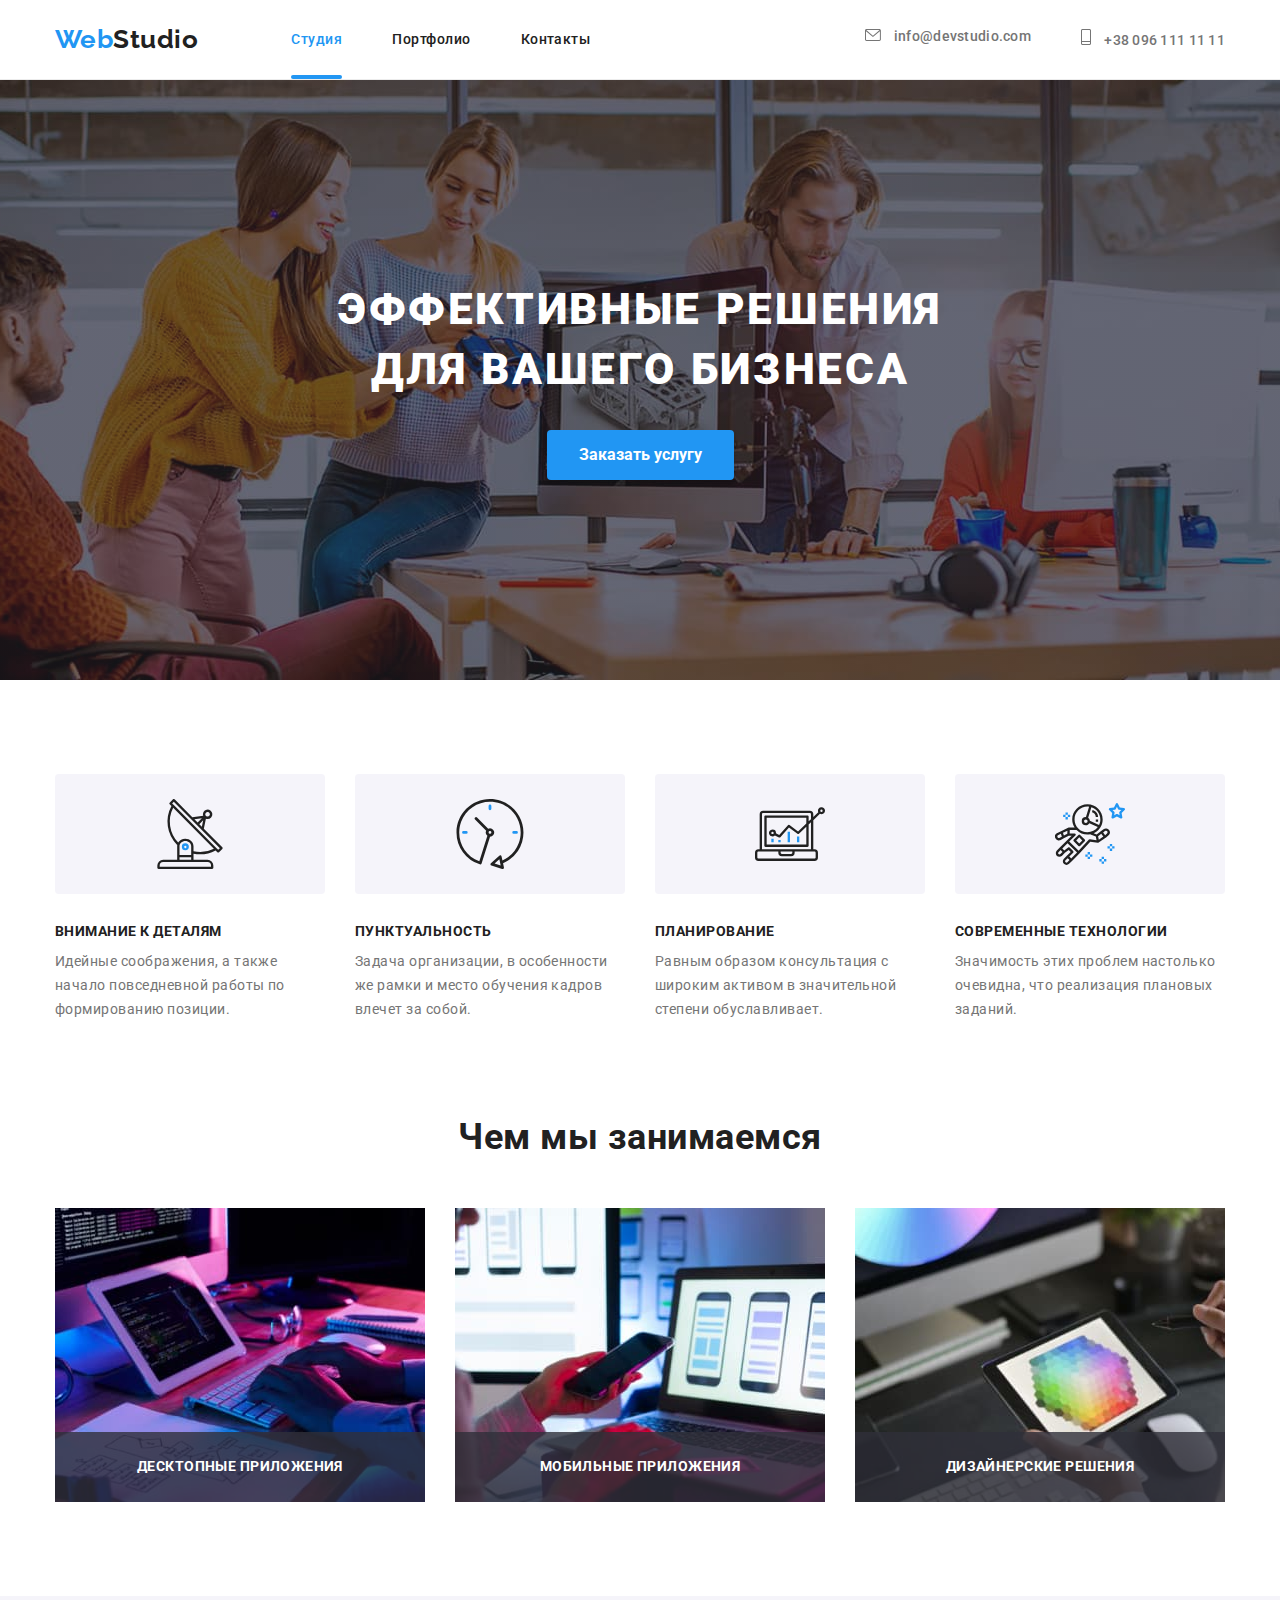
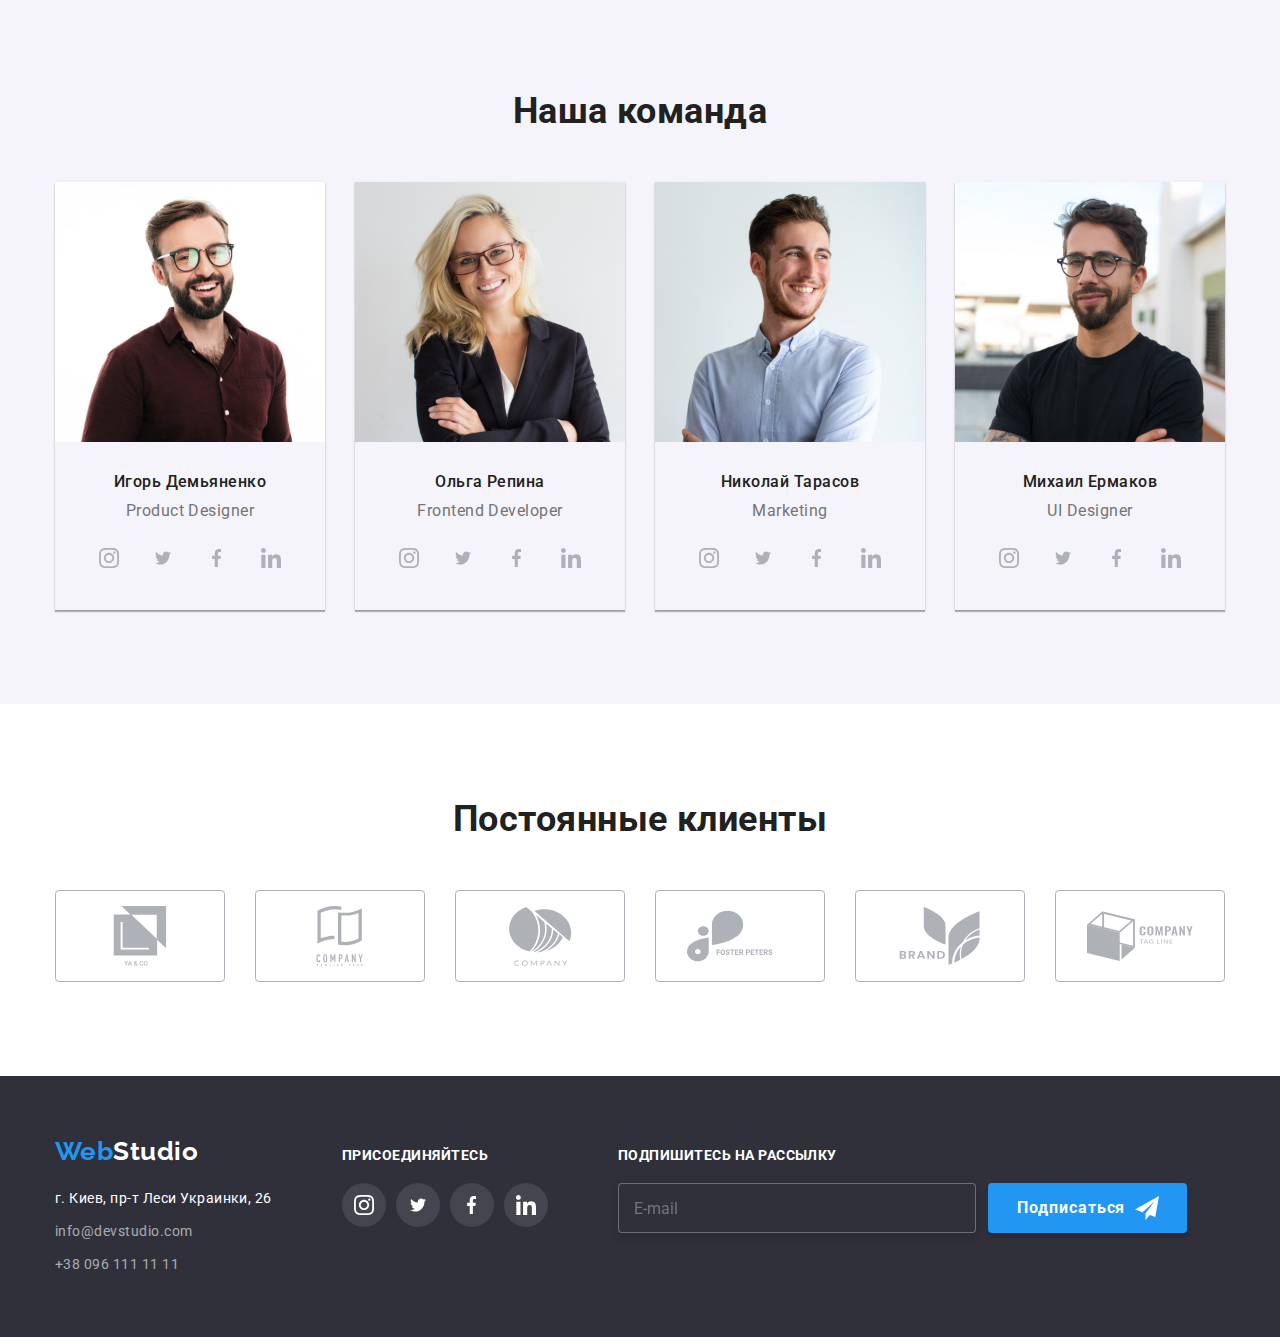
<file: index.html>
<!DOCTYPE html>
<html lang="ru">
  <head>
    <meta charset="UTF-8" />
    <meta http-equiv="X-UA-Compatible" content="IE=edge" />
    <meta name="viewport" content="width=device-width, initial-scale=1.0" />
    <title>Студия</title>
    <link rel="preconnect" href="https://fonts.googleapis.com" />
    <link rel="preconnect" href="https://fonts.gstatic.com" crossorigin />
    <link
      href="https://fonts.googleapis.com/css2?family=Raleway:wght@700&family=Roboto:wght@400;500;700;900&display=swap"
      rel="stylesheet"
    />
    <link
      rel="stylesheet"
      href="https://cdnjs.cloudflare.com/ajax/libs/modern-normalize/1.1.0/modern-normalize.min.css"
    />
    <link rel="stylesheet" href="./css/styles.css" />
  </head>

  <body>
    <!--главный блок навигации-->
    <!--Header-->

    <header class="header">
      <div class="container">
        <a href="" class="logo"><span class="logo-accent">Web</span>Studio</a>

        <nav class="site-nav">
          <ul class="header-list list">
            <li class="header-link">
              <a href="./index.html" class="link current">Студия</a>
            </li>
            <li class="header-link">
              <a href="./portfolio.html" class="link">Портфолио</a>
            </li>
            <li class="header-link">
              <a href="" class="link">Контакты</a>
            </li>
          </ul>
        </nav>

        <!--Contact list-->
        <ul class="contact list">
          <li class="contact-item">
            <a href="mailto:info@devstudio.com" class="link">
              <svg class="envelope-icon" width="16" height="12">
                <use href="./images/icons.svg#icon-envelope"></use>
              </svg>
              info@devstudio.com
            </a>
          </li>
          <li class="contact-item">
            <a href="tel:+380961111111" class="link">
              <svg class="envelope-icon" width="10" height="16">
                <use href="./images/icons.svg#icon-telephone"></use>
              </svg>
              +38 096 111 11 11
            </a>
          </li>
        </ul>
      </div>
    </header>

    <!-- hero -->
    <main>
      <section class="hero">
        <div class="container hero-overlay">
          <h1 class="hero-title">Эффективные решения для вашего бизнеса</h1>
          <button type="button" class="hero-button" data-modal-open>
            Заказать услугу
          </button>
        </div>
      </section>

      <!-- Features -->
      <section class="features">
        <!--to hide h2-->
        <h2 style="display: none">Наши особенности</h2>
        <div class="container">
          <ul class="features-list list">
            <li class="features-item feature-icon feature-icon--satelite">
              <h3 class="features-title">Внимание к деталям</h3>
              <p class="features-text">
                Идейные соображения, а также начало повседневной работы по
                формированию позиции.
              </p>
            </li>

            <li class="features-item feature-icon feature-icon--clock">
              <h3 class="features-title">Пунктуальность</h3>
              <p class="features-text">
                Задача организации, в особенности же рамки и место обучения
                кадров влечет за собой.
              </p>
            </li>

            <li class="features-item feature-icon feature-icon--diagram">
              <h3 class="features-title">Планирование</h3>
              <p class="features-text">
                Равным образом консультация с широким активом в значительной
                степени обуславливает.
              </p>
            </li>

            <li class="features-item feature-icon feature-icon--astrounaut">
              <h3 class="features-title">Современные технологии</h3>
              <p class="features-text">
                Значимость этих проблем настолько очевидна, что реализация
                плановых заданий.
              </p>
            </li>
          </ul>
        </div>
      </section>

      <!-- Photos -->
      <section class="section">
        <div class="container">
          <h2 class="section-title">Чем мы занимаемся</h2>

          <ul class="cards-list list">
            <li class="card-item">
              <div class="card-top-wrap">
                <img
                  src="./images/img_1.jpg"
                  alt="Работа на компьютере"
                  width="370"
                />
                <p class="card-top-text">десктопные приложения</p>
              </div>
            </li>
            <li class="card-item">
              <div class="card-top-wrap">
                <img
                  src="./images/img_2.jpg"
                  alt="Работа на компьютере и телефоне"
                  width="370"
                />
                <p class="card-top-text">Мобильные приложения</p>
              </div>
            </li>
            <li class="card-item">
              <div class="card-top-wrap">
                <img
                  src="./images/img_3.jpg"
                  alt="Работа на компьютере и планшете"
                  width="370"
                />
                <p class="card-top-text">Дизайнерские решения</p>
              </div>
            </li>
          </ul>
        </div>
      </section>

      <!--Our team-->
      <section class="team section">
        <div class="container">
          <h2 class="section-title">Наша команда</h2>
          <ul class="team-member-list list">
            <li class="team-member-item">
              <img
                class="member-photo"
                src="./images/img_product_designer.jpg"
                alt="Product Designer"
                width="270"
              />
              <div class="member-info">
                <h3 class="team-member-name">Игорь Демьяненко</h3>
                <p lang="en" class="team-member-position">Product Designer</p>

                <ul class="soc-list list">
                  <li class="soc-item">
                    <a href="" class="soc-link">
                      <svg class="icon" width="20" height="20">
                        <use href="./images/icons.svg#icon-instagram"></use>
                      </svg>
                    </a>
                  </li>
                  <li class="soc-item">
                    <a href="" class="soc-link">
                      <svg class="icon" width="16.25" height="20">
                        <use href="./images/icons.svg#icon-twitter"></use>
                      </svg>
                    </a>
                  </li>
                  <li class="soc-item">
                    <a href="" class="soc-link">
                      <svg class="icon" width="10" height="20">
                        <use href="./images/icons.svg#icon-facebook"></use>
                      </svg>
                    </a>
                  </li>

                  <li class="soc-item">
                    <a href="" class="soc-link">
                      <svg class="icon" width="20" height="20">
                        <use href="./images/icons.svg#icon-linkedin"></use>
                      </svg>
                    </a>
                  </li>
                </ul>
              </div>
            </li>
            <li class="team-member-item">
              <img
                class="member-photo"
                src="./images/img_frontend_developer.jpg"
                alt="Frontend Developer"
                width="270"
              />
              <div class="member-info">
                <h3 class="team-member-name">Ольга Репина</h3>
                <p lang="en" class="team-member-position">Frontend Developer</p>

                <ul class="soc-list list">
                  <li class="soc-item">
                    <a href="" class="soc-link">
                      <svg class="icon" width="20" height="20">
                        <use href="./images/icons.svg#icon-instagram"></use>
                      </svg>
                    </a>
                  </li>
                  <li class="soc-item">
                    <a href="" class="soc-link">
                      <svg class="icon" width="16.25" height="20">
                        <use href="./images/icons.svg#icon-twitter"></use>
                      </svg>
                    </a>
                  </li>
                  <li class="soc-item">
                    <a href="" class="soc-link">
                      <svg class="icon" width="10" height="20">
                        <use href="./images/icons.svg#icon-facebook"></use>
                      </svg>
                    </a>
                  </li>
                  <li class="soc-item">
                    <a href="" class="soc-link">
                      <svg class="icon" width="20" height="20">
                        <use href="./images/icons.svg#icon-linkedin"></use>
                      </svg>
                    </a>
                  </li>
                </ul>
              </div>
            </li>
            <li class="team-member-item">
              <img
                class="member-photo"
                src="./images/img_marketing.jpg"
                alt="Marketing"
                width="270"
              />
              <div class="member-info">
                <h3 class="team-member-name">Николай Тарасов</h3>
                <p lang="en" class="team-member-position">Marketing</p>
                <ul class="soc-list list">
                  <li class="soc-item">
                    <a href="" class="soc-link">
                      <svg class="icon" width="20" height="20">
                        <use href="./images/icons.svg#icon-instagram"></use>
                      </svg>
                    </a>
                  </li>
                  <li class="soc-item">
                    <a href="" class="soc-link">
                      <svg class="icon" width="16.25" height="20">
                        <use href="./images/icons.svg#icon-twitter"></use>
                      </svg>
                    </a>
                  </li>

                  <li class="soc-item">
                    <a href="" class="soc-link">
                      <svg class="icon" width="10" height="20">
                        <use href="./images/icons.svg#icon-facebook"></use>
                      </svg>
                    </a>
                  </li>
                  <li class="soc-item">
                    <a href="" class="soc-link">
                      <svg class="icon" width="20" height="20">
                        <use href="./images/icons.svg#icon-linkedin"></use>
                      </svg>
                    </a>
                  </li>
                </ul>
              </div>
            </li>

            <li class="team-member-item">
              <img
                class="member-photo"
                src="./images/img_ui_designer.jpg"
                alt="UI Designer"
                width="270"
              />
              <div class="member-info">
                <h3 class="team-member-name">Михаил Ермаков</h3>
                <p lang="en" class="team-member-position">UI Designer</p>
                <ul class="soc-list list">
                  <li class="soc-item">
                    <a href="" class="soc-link">
                      <svg class="icon" width="20" height="20">
                        <use href="./images/icons.svg#icon-instagram"></use>
                      </svg>
                    </a>
                  </li>
                  <li class="soc-item">
                    <a href="" class="soc-link">
                      <svg class="icon" width="16.25" height="20">
                        <use href="./images/icons.svg#icon-twitter"></use>
                      </svg>
                    </a>
                  </li>
                  <li class="soc-item">
                    <a href="" class="soc-link">
                      <svg class="icon" width="10" height="20">
                        <use href="./images/icons.svg#icon-facebook"></use>
                      </svg>
                    </a>
                  </li>
                  <li class="soc-item">
                    <a href="" class="soc-link">
                      <svg class="icon" width="20" height="20">
                        <use href="./images/icons.svg#icon-linkedin"></use>
                      </svg>
                    </a>
                  </li>
                </ul>
              </div>
            </li>
          </ul>
        </div>
      </section>

      <!--Our clients-->
      <section class="clients section">
        <div class="container">
          <h2 class="section-title">Постоянные клиенты</h2>
          <ul class="clients-list list">
            <li class="client-item">
              <a class="clients-logo" href="">
                <svg class="clients-icon" width="106" height="60">
                  <use href="./images/icons.svg#icon-client1"></use>
                </svg>
              </a>
            </li>
            <li class="client-item">
              <a class="clients-logo" href="">
                <svg class="clients-icon" width="106" height="60">
                  <use href="./images/icons.svg#icon-client2"></use>
                </svg>
              </a>
            </li>
            <li class="client-item">
              <a class="clients-logo" href="">
                <svg class="clients-icon" width="106" height="60">
                  <use href="./images/icons.svg#icon-client3"></use>
                </svg>
              </a>
            </li>
            <li class="client-item">
              <a class="clients-logo" href="">
                <svg class="clients-icon" width="106" height="60">
                  <use href="./images/icons.svg#icon-client4"></use>
                </svg>
              </a>
            </li>
            <li class="client-item">
              <a class="clients-logo" href="">
                <svg class="clients-icon" width="106" height="60">
                  <use href="./images/icons.svg#icon-client5"></use>
                </svg>
              </a>
            </li>
            <li class="client-item">
              <a class="clients-logo" href="">
                <svg class="clients-icon" width="106" height="60">
                  <use href="./images/icons.svg#icon-client6"></use>
                </svg>
              </a>
            </li>
          </ul>
        </div>
      </section>
    </main>

    <!-- Footer -->
    <footer class="footer">
      <div class="container">
        <div class="ft-contact-wrapper">
          <a href="" class="logo">
            <span class="logo-accent">Web</span>Studio
          </a>
          <!-- Footer contacts -->
          <address class="address">г. Киев, пр-т Леси Украинки, 26</address>

          <ul class="ft-contact list">
            <li class="ft-contact-item">
              <a href="mailto:info@devstudio.com" class="link">
                info@devstudio.com
              </a>
            </li>
            <li class="ft-contact-item">
              <a href="tel:+380961111111" class="link">+38 096 111 11 11</a>
            </li>
          </ul>
        </div>
        <div class="footer-social">
          <h2 class="footer-title">присоединяйтесь</h2>
          <ul class="soc-list list">
            <li class="soc-item">
              <a href="" class="soc-link">
                <svg class="icon" width="20" height="20">
                  <use href="./images/icons.svg#icon-instagram"></use>
                </svg>
              </a>
            </li>
            <li class="soc-item">
              <a href="" class="soc-link">
                <svg class="icon" width="16.25" height="20">
                  <use href="./images/icons.svg#icon-twitter"></use>
                </svg>
              </a>
            </li>

            <li class="soc-item">
              <a href="" class="soc-link">
                <svg class="icon" width="10" height="20">
                  <use href="./images/icons.svg#icon-facebook"></use>
                </svg>
              </a>
            </li>
            <li class="soc-item">
              <a href="" class="soc-link">
                <svg class="icon" width="20" height="20">
                  <use href="./images/icons.svg#icon-linkedin"></use>
                </svg>
              </a>
            </li>
          </ul>
        </div>
        <!-- -------------------------Footer-form---------------------------- -->
        <div class="footer-social">
          <h2 class="footer-title">подпишитесь на рассылку</h2>
          <form class="footer-form">
            <div class="ft-form-field">
              <input
                class="ft-form-input"
                type="email"
                name="email"
                id="email"
                placeholder="E-mail"
              />
            </div>
            <button class="form-button ft-btn" type="submit">
              Подписаться
              <svg class="ft-form-icon" width="24" height="24">
                <use href="./images/icons.svg#icon-send"></use>
              </svg>
            </button>
          </form>
        </div>
      </div>
    </footer>

    <!-- Modal window -->
    <div class="backdrop is-hidden" data-modal>
      <div class="modal">
        <button type="button" class="close-btn" data-modal-close>
          <svg class="icon-close" width="18" height="18">
            <use href="./images/icons.svg#icon-close"></use>
          </svg>
        </button>

        <p class="form-title">Оставьте свои данные, мы вам перезвоним</p>
        <form>
          <div class="form-field">
            <label class="form-label" for="user-name">Имя</label>
            <div class="input-wrap">
              <input
                class="form-input"
                type="text"
                name="user-name"
                id="user-name"
              />

              <svg class="form-icon" width="18" height="18">
                <use href="./images/icons.svg#person-black"></use>
              </svg>
            </div>
          </div>

          <div class="form-field">
            <label class="form-label" for="user-tel">Телефон</label>
            <div class="input-wrap">
              <input
                class="form-input"
                type="tel"
                name="user-tel"
                id="user-tel"
              />
              <svg class="form-icon" width="18" height="18">
                <use href="./images/icons.svg#phone-black"></use>
              </svg>
            </div>
          </div>

          <div class="form-field">
            <label class="form-label" for="user-email">Почта</label>
            <div class="input-wrap">
              <input
                class="form-input"
                type="email"
                name="user-email"
                id="user-email"
              />
              <svg class="form-icon" width="18" height="18">
                <use href="./images/icons.svg#email-black"></use>
              </svg>
            </div>
          </div>

          <div class="form-field">
            <label class="form-label" for="user-comment">Комментарий</label>
            <textarea
              class="comment"
              name="user-comment"
              id="user-comment"
              placeholder="Введите текст"
            ></textarea>
          </div>

          <div class="agreement-box">
            <input
              type="checkbox"
              name="agreement"
              value="agreement"
              id="agreement"
              class="form-check visually-hidden"
            />
            <label for="agreement" class="form-label check-text">
              Соглашаюсь с рассылкой и принимаю&#160;
              <a class="form-agreement-link" href="#">Условия договора</a>
            </label>
          </div>

          <button class="form-button" type="submit">Отправить</button>
        </form>
      </div>
    </div>
    <script src="./js/modal.js"></script>
  </body>
</html>
</file>
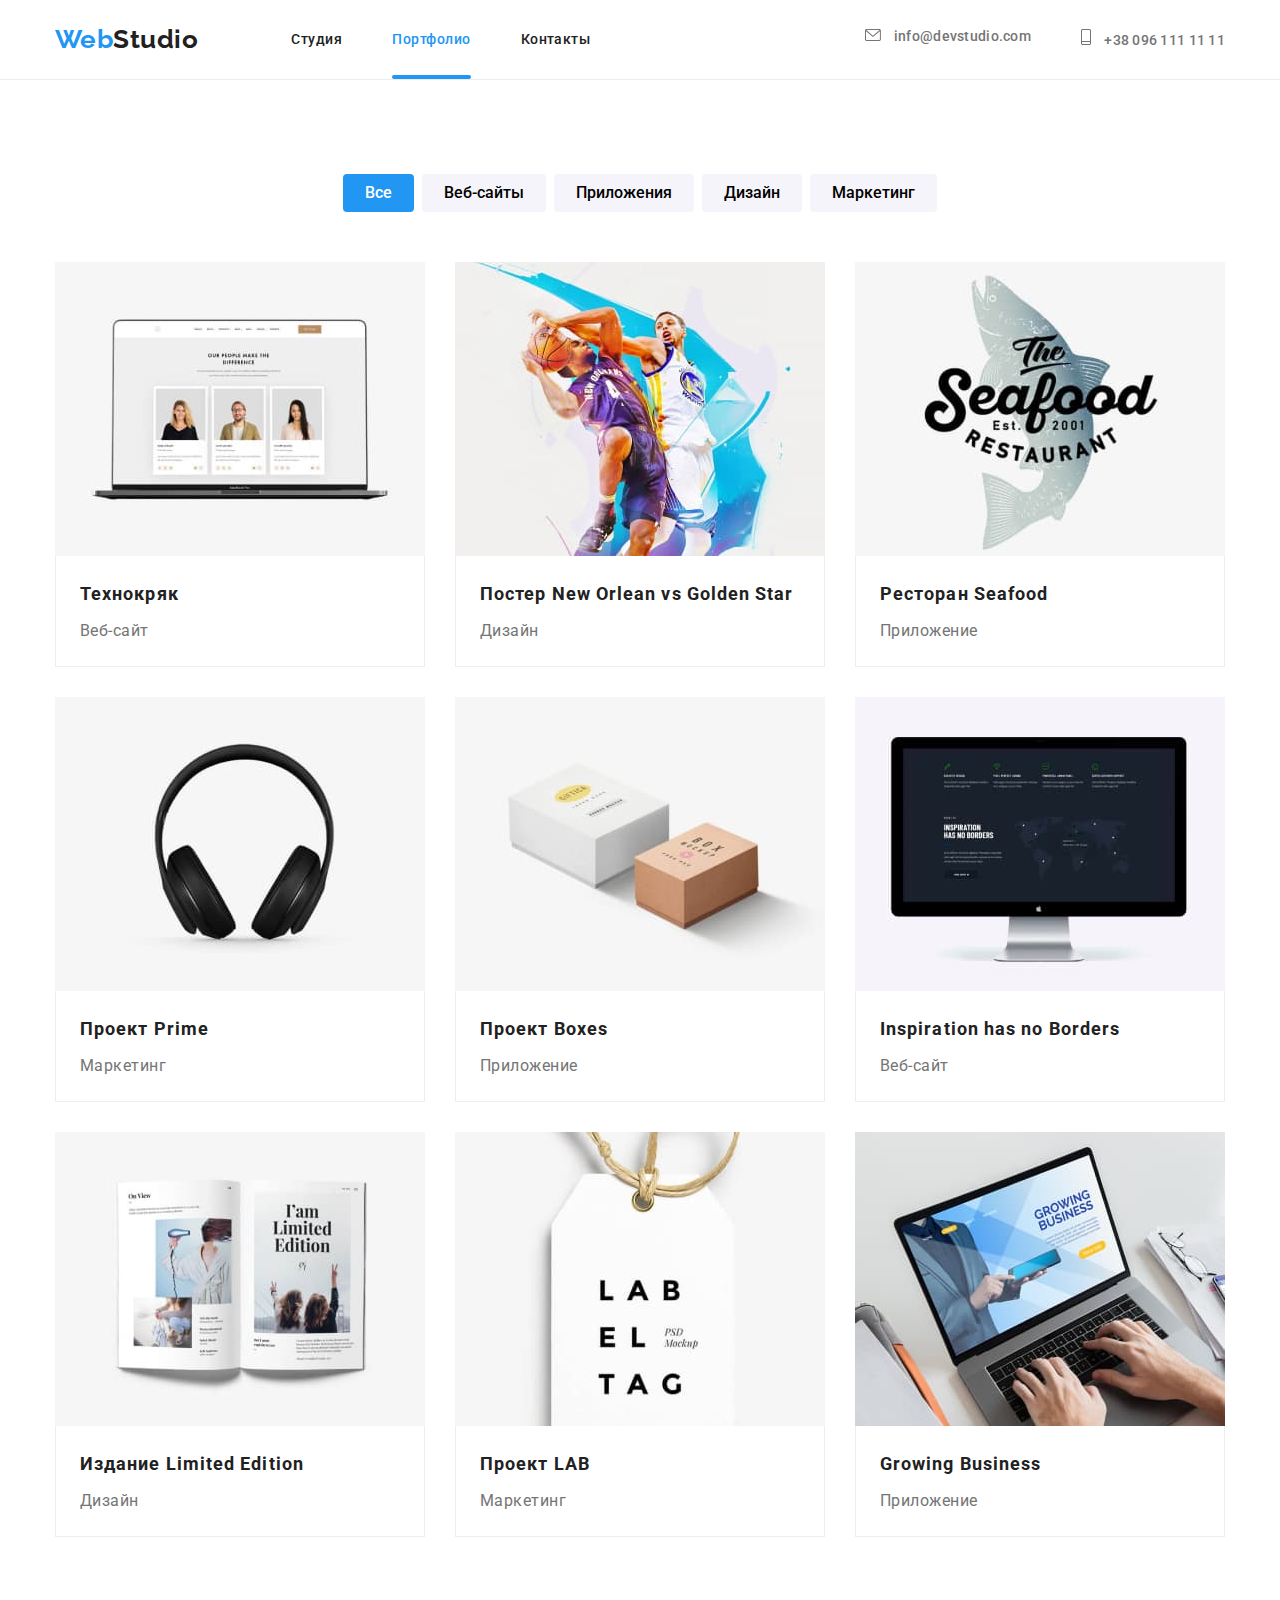
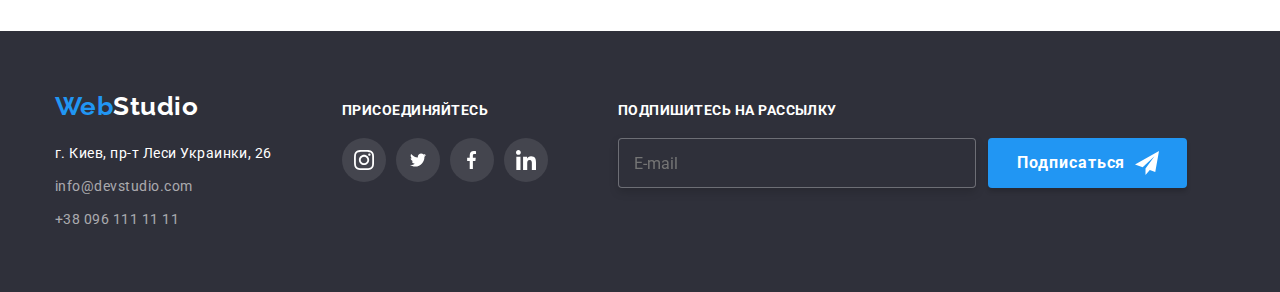
<file: portfolio.html>
<!DOCTYPE html>
<html lang="ru">
  <head>
    <meta charset="UTF-8" />
    <meta http-equiv="X-UA-Compatible" content="IE=edge" />
    <meta name="viewport" content="width=device-width, initial-scale=1.0" />
    <title>Портфолио</title>
    <link rel="preconnect" href="https://fonts.googleapis.com" />
    <link rel="preconnect" href="https://fonts.gstatic.com" crossorigin />
    <link
      href="https://fonts.googleapis.com/css2?family=Raleway:wght@700&family=Roboto:wght@400;500;700;900&display=swap"
      rel="stylesheet"
    />
    <link
      rel="stylesheet"
      href="https://cdnjs.cloudflare.com/ajax/libs/modern-normalize/1.1.0/modern-normalize.min.css"
    />
    <link rel="stylesheet" href="./css/styles.css" />
  </head>
  <body>
    <!--главный блок навигации-->
    <!--Header-->

    <header class="header">
      <div class="container">
        <a href="" class="logo"><span class="logo-accent">Web</span>Studio</a>

        <nav class="site-nav">
          <ul class="header-list list">
            <li class="header-link">
              <a href="./index.html" class="link">Студия</a>
            </li>
            <li class="header-link">
              <a href="./portfolio.html" class="link current">Портфолио</a>
            </li>
            <li class="header-link">
              <a href="" class="link">Контакты</a>
            </li>
          </ul>
        </nav>
        <!--Contact list-->
        <ul class="contact list">
          <li class="contact-item">
            <a href="mailto:info@devstudio.com" class="link">
              <svg class="envelope-icon" width="16" height="12">
                <use href="./images/icons.svg#icon-envelope"></use>
              </svg>
              info@devstudio.com
            </a>
          </li>
          <li class="contact-item">
            <a href="tel:+380961111111" class="link">
              <svg class="envelope-icon" width="10" height="16">
                <use href="./images/icons.svg#icon-telephone"></use>
              </svg>
              +38 096 111 11 11
            </a>
          </li>
        </ul>
      </div>
    </header>

    <!-- Filters -->

    <main>
      <!--to hide h1-->
      <h1 style="display: none">Портфолио</h1>

      <!-- Projects -->
      <section class="section">
        <div class="container">
          <ul class="filter-list list">
            <li class="list-item">
              <button type="button" class="button current">Все</button>
            </li>
            <li class="list-item">
              <button type="button" class="button">Веб-сайты</button>
            </li>
            <li class="list-item">
              <button type="button" class="button">Приложения</button>
            </li>
            <li class="list-item">
              <button type="button" class="button">Дизайн</button>
            </li>
            <li class="list-item">
              <button type="button" class="button">Маркетинг</button>
            </li>
          </ul>

          <ul class="project-list list">
            <li class="project">
              <a href="" class="project-link">
                <div class="project-top-wrap">
                  <img
                    src="./images/technokryak.jpg"
                    alt="Технокряк"
                    class="project-photo"
                    width="370"
                  />
                  <p class="project-top-text">
                    Ресурс предлагает комплексные предложения с разным уровнем
                    функционала и сервисов. Все это позволит посетителю получить
                    исчерпывающие сведения о компании или частном лице.
                  </p>
                </div>
                <div class="project-info">
                  <h2 class="project-title">Технокряк</h2>
                  <p class="project-item">Веб-сайт</p>
                </div>
              </a>
            </li>

            <li class="project">
              <a href="" class="project-link">
                <div class="project-top-wrap">
                  <img
                    src="./images/poster.jpg"
                    alt="Постер New Orlean vs Golden Star"
                    class="project-photo"
                    width="370"
                  />
                  <p class="project-top-text">
                    Ресурс предлагает комплексные предложения с разным уровнем
                    функционала и сервисов. Все это позволит посетителю получить
                    исчерпывающие сведения о компании или частном лице.
                  </p>
                </div>

                <div class="project-info">
                  <h2 class="project-title">
                    Постер New Orlean vs Golden Star
                  </h2>
                  <p class="project-item">Дизайн</p>
                </div>
              </a>
            </li>

            <li class="project">
              <a href="" class="project-link">
                <div class="project-top-wrap">
                  <img
                    src="./images/restaurant.jpg"
                    alt="Ресторан Seafood"
                    class="project-photo"
                    width="370"
                  />
                  <p class="project-top-text">
                    Ресурс предлагает комплексные предложения с разным уровнем
                    функционала и сервисов. Все это позволит посетителю получить
                    исчерпывающие сведения о компании или частном лице.
                  </p>
                </div>
                <div class="project-info">
                  <h2 class="project-title">Ресторан Seafood</h2>
                  <p class="project-item">Приложение</p>
                </div>
              </a>
            </li>

            <li class="project">
              <a href="" class="project-link">
                <div class="project-top-wrap">
                  <img
                    src="./images/project_prime.jpg"
                    alt="Проект Prime"
                    class="project-photo"
                    width="370"
                  />
                  <p class="project-top-text">
                    Ресурс предлагает комплексные предложения с разным уровнем
                    функционала и сервисов. Все это позволит посетителю получить
                    исчерпывающие сведения о компании или частном лице.
                  </p>
                </div>
                <div class="project-info">
                  <h2 class="project-title">Проект Prime</h2>
                  <p class="project-item">Маркетинг</p>
                </div>
              </a>
            </li>

            <li class="project">
              <a href="" class="project-link">
                <div class="project-top-wrap">
                  <img
                    src="./images/project_boxes.jpg"
                    alt="Проект Boxes"
                    class="project-photo"
                    width="370"
                  />
                  <p class="project-top-text">
                    Ресурс предлагает комплексные предложения с разным уровнем
                    функционала и сервисов. Все это позволит посетителю получить
                    исчерпывающие сведения о компании или частном лице.
                  </p>
                </div>
                <div class="project-info">
                  <h2 class="project-title">Проект Boxes</h2>
                  <p class="project-item">Приложение</p>
                </div>
              </a>
            </li>

            <li class="project">
              <a href="" class="project-link">
                <div class="project-top-wrap">
                  <img
                    src="./images/inspiration.jpg"
                    alt="Inspiration has no Borders"
                    class="project-photo"
                    width="370"
                  />
                  <p class="project-top-text">
                    Ресурс предлагает комплексные предложения с разным уровнем
                    функционала и сервисов. Все это позволит посетителю получить
                    исчерпывающие сведения о компании или частном лице.
                  </p>
                </div>
                <div class="project-info">
                  <h2 lang="en" class="project-title">
                    Inspiration has no Borders
                  </h2>
                  <p class="project-item">Веб-сайт</p>
                </div>
              </a>
            </li>

            <li class="project">
              <a href="" class="project-link">
                <div class="project-top-wrap">
                  <img
                    src="./images/limited_edition.jpg"
                    alt="Издание Limited Edition"
                    class="project-photo"
                    width="370"
                  />
                  <p class="project-top-text">
                    Ресурс предлагает комплексные предложения с разным уровнем
                    функционала и сервисов. Все это позволит посетителю получить
                    исчерпывающие сведения о компании или частном лице.
                  </p>
                </div>
                <div class="project-info">
                  <h2 class="project-title">Издание Limited Edition</h2>
                  <p class="project-item">Дизайн</p>
                </div>
              </a>
            </li>

            <li class="project">
              <a href="" class="project-link">
                <div class="project-top-wrap">
                  <img
                    src="./images/project_lab.jpg"
                    alt="Проект LAB"
                    class="project-photo"
                    width="370"
                  />
                  <p class="project-top-text">
                    Ресурс предлагает комплексные предложения с разным уровнем
                    функционала и сервисов. Все это позволит посетителю получить
                    исчерпывающие сведения о компании или частном лице.
                  </p>
                </div>
                <div class="project-info">
                  <h2 class="project-title">Проект LAB</h2>
                  <p class="project-item">Маркетинг</p>
                </div>
              </a>
            </li>

            <li class="project">
              <a href="" class="project-link">
                <div class="project-top-wrap">
                  <img
                    src="./images/growing_business.jpg"
                    alt="Growing Business"
                    class="project-photo"
                    width="370"
                  />
                  <p class="project-top-text">
                    Ресурс предлагает комплексные предложения с разным уровнем
                    функционала и сервисов. Все это позволит посетителю получить
                    исчерпывающие сведения о компании или частном лице.
                  </p>
                </div>
                <div class="project-info">
                  <h2 lang="en" class="project-title">Growing Business</h2>
                  <p class="project-item">Приложение</p>
                </div>
              </a>
            </li>
          </ul>
        </div>
      </section>
    </main>

    <!-- Footer -->
    <footer class="footer">
      <div class="container">
        <div class="ft-contact-wrapper">
          <a href="" class="logo">
            <span class="logo-accent">Web</span>Studio
          </a>
          <!-- Footer contacts -->
          <address class="address">г. Киев, пр-т Леси Украинки, 26</address>

          <ul class="ft-contact list">
            <li class="ft-contact-item">
              <a href="mailto:info@devstudio.com" class="link">
                info@devstudio.com
              </a>
            </li>
            <li class="ft-contact-item">
              <a href="tel:+380961111111" class="link">+38 096 111 11 11</a>
            </li>
          </ul>
        </div>
        <div class="footer-social">
          <h2 class="footer-title">присоединяйтесь</h2>
          <ul class="soc-list list">
            <li class="soc-item">
              <a href="" class="soc-link">
                <svg class="icon" width="20" height="20">
                  <use href="./images/icons.svg#icon-instagram"></use>
                </svg>
              </a>
            </li>
            <li class="soc-item">
              <a href="" class="soc-link">
                <svg class="icon" width="16.25" height="20">
                  <use href="./images/icons.svg#icon-twitter"></use>
                </svg>
              </a>
            </li>

            <li class="soc-item">
              <a href="" class="soc-link">
                <svg class="icon" width="10" height="20">
                  <use href="./images/icons.svg#icon-facebook"></use>
                </svg>
              </a>
            </li>

            <li class="soc-item">
              <a href="" class="soc-link">
                <svg class="icon" width="20" height="20">
                  <use href="./images/icons.svg#icon-linkedin"></use>
                </svg>
              </a>
            </li>
          </ul>
        </div>
        <!-- -------------------------Footer-form---------------------------- -->
        <div class="footer-social">
          <h2 class="footer-title">подпишитесь на рассылку</h2>
          <form class="footer-form">
            <div class="ft-form-field">
              <input
                class="ft-form-input"
                type="email"
                name="email"
                id="email"
                placeholder="E-mail"
              />
            </div>
            <button class="form-button ft-btn" type="submit">
              Подписаться
              <svg class="ft-form-icon" width="24" height="24">
                <use href="./images/icons.svg#icon-send"></use>
              </svg>
            </button>
          </form>
        </div>
      </div>
    </footer>
  </body>
</html>
</file>
<file: css/styles.css>
:root {
  --primary-text-color: #212121;
  --secondary-text-color: #757575;
  --accent-color: #2196f3;
  --accent-background-color: #2196f3;
  --accent-white-color: #ffff;
}
html {
  box-sizing: border-box;
}
p,
h1,
h2,
h3 {
  margin: 0;
}
ul,
ol {
  margin: 0;
  padding-left: 0;
}

img {
  display: block;
}

body {
  color: var(--primary-text-color);
  font-family: "Roboto", sans-serif;
  letter-spacing: 0.03em;
  background-color: #fff;
}

.container {
  width: 1200px;
  margin: 0 auto;
  padding: 0 15px;
}
.section {
  padding: 94px 0;
}

/* to delete all markers */
.list {
  padding: 0;
  margin: 0;
  list-style: none;
}
/* Buttons */
.button {
  font-family: inherit;
  font-weight: 500;
  font-size: 16px;
  line-height: 1.63;
  background: #f5f4fa;
  border-radius: 4px;
  border: 1px transparent;
  cursor: pointer;
  padding: 6px 22px;
  transition: 250ms cubic-bezier(0.4, 0, 0.2, 1);
  transition-property: color, background-color, box-shadow;
}
button:focus,
button:hover {
  color: #fff;
  background-color: var(--accent-background-color);
}

/* all links style */
.link {
  font-weight: 500;
  font-size: 14px;
  line-height: 1.14;
  text-decoration: none;
  color: var(--primary-text-color);
  position: relative;
  transition: 250ms cubic-bezier(0.4, 0, 0.2, 1);
  transition-property: color;
}

/* header */
.header {
  border-bottom: 1px solid #ececec;
  padding: 24px 0;
}

.header .link.current {
  color: var(--accent-color);
}

.header .link.current::after {
  content: "";
  position: absolute;
  width: 100%;
  height: 4px;
  background-color: var(--accent-background-color);
  border-radius: 2px;
  left: 0;
  bottom: -32px;
}

.header .logo {
  margin-right: 93px;
}
.logo {
  font-family: "Raleway";
  font-weight: 700;
  font-size: 26px;
  line-height: 1.19;
  text-decoration: none;
  color: var(--primary-text-color);
}

.logo-accent {
  color: #2196f3;
}

.logo:hover,
.logo:focus {
  text-decoration-color: var(--accent-color);
}

.header .container {
  display: flex;
  align-items: center;
}

.header-list {
  display: flex;
  align-items: center;
}
.header-link:not(:last-child) {
  margin-right: 50px;
}

/* contacts section */
.envelope-icon {
  margin-right: 10px;
  fill: currentColor;
}
.telephone-icon {
  margin-right: 10px;
  fill: currentColor;
}
.contact {
  margin-left: auto;
  display: flex;
  justify-content: flex-end;
}
.contact-item {
  font-weight: 500;
  font-size: 14px;
  line-height: 1.14;
  letter-spacing: 0.02em;
  color: var(--secondary-text-color);
  transition: 250ms cubic-bezier(0.4, 0, 0.2, 1);
  transition-property: color;
}
.contact-item .link {
  color: var(--secondary-text-color);
}
.contact-item:not(:last-child) {
  margin-right: 50px;
}

/* Footer */
.footer {
  background-color: #2f303a;
  padding: 60px 0;
}

.footer .logo {
  color: var(--accent-white-color);
  margin-bottom: 20px;
  display: inline-block;
}
.address {
  font-style: normal;
  font-size: 14px;
  line-height: 1.71;
  color: var(--accent-white-color);
  margin-bottom: 9px;
}

.footer .link {
  font-size: 14px;
  line-height: 1.71;
  font-weight: inherit;
  color: rgba(255, 255, 255, 0.6);
}

.ft-contact-item:not(:last-child) {
  margin-bottom: 9px;
}
.footer-social {
  align-items: baseline;
  margin-left: 70px;
}

.footer-social .soc-link {
  background: rgba(255, 255, 255, 0.1);
  color: #ffffff;
}
.footer .container {
  display: flex;
  align-items: baseline;
}

.footer-title {
  margin-bottom: 20px;
  font-weight: 700;
  font-size: 14px;
  line-height: 16px;
  text-transform: uppercase;
  color: #ffffff;
}

/* ------------Portfolio.html------------ */

.filter-list .button.current {
  color: #fff;
  background-color: var(--accent-background-color);
}
.filter-list {
  display: flex;
  justify-content: center;
  margin-bottom: 50px;
}
.list-item:not(:last-child) {
  margin-right: 8px;
}
.list-item:hover,
.list-item:focus {
  box-shadow: 0px 3px 1px rgba(0, 0, 0, 0.1), 0px 1px 2px rgba(0, 0, 0, 0.08),
    0px 2px 2px rgba(0, 0, 0, 0.12);
}

/* Projects section */

.project {
  flex-basis: calc(100% / 3 - 30px);
  margin: 15px;
}
.project-link {
  text-decoration: none;
  transition: 250ms cubic-bezier(0.4, 0, 0.2, 1);
  transition-property: box-shadow;
}
.project-link:hover,
.project-link:focus {
  display: block;
  cursor: pointer;
  box-shadow: 0px 1px 1px rgba(0, 0, 0, 0.12), 0px 4px 4px rgba(0, 0, 0, 0.06),
    1px 4px 6px rgba(0, 0, 0, 0.16);
}
.project-list {
  display: flex;
  flex-wrap: wrap;
  margin: -15px;
}

.project-link:hover .project-top-text {
  transform: translateY(0);
  transition: transform 250ms cubic-bezier(0.4, 0, 0.2, 1);
}

.project-top-wrap {
  position: relative;
  overflow: hidden;
}
.project-top-text {
  position: absolute;
  top: 0;
  color: #ffffff;
  font-size: 18px;
  line-height: 1.55;
  text-align: left;
  padding: 63px 24px;
  height: 100%;
  background-color: rgba(33, 150, 243, 0.9);
  transform: translateY(100%);
  transition: transform 250ms cubic-bezier(0.4, 0, 0.2, 1);
}

.project-title {
  font-weight: 700;
  font-size: 18px;
  line-height: 2;
  letter-spacing: 0.06em;
  color: var(--primary-text-color);
  margin-bottom: 4px;
}
.project-item {
  color: var(--secondary-text-color);
  line-height: 1.88;
}
.project-info {
  border: 1px solid #eeeeee;
  border-top: none;
  padding: 20px 24px;
}

/*---------------Index.html-------------- */

/* hero */
.hero {
  background-color: #2f303a;
  background-image: linear-gradient(
      rgba(47, 48, 58, 0.4),
      rgba(47, 48, 58, 0.4)
    ),
    url(../images/hero-img.jpg);
  background-repeat: no-repeat;
  background-position: center;
  background-size: cover;
  max-width: 1600px;
  height: 600px;
  padding: 200px 0;
  text-align: center;
  margin: 0 auto;
}
.hero-title {
  width: 696px;
  font-weight: 900;
  font-size: 44px;
  line-height: 1.36;
  text-align: center;
  letter-spacing: 0.06em;
  text-transform: uppercase;
  color: #ffffff;
  margin-left: auto;
  margin-right: auto;
  margin-bottom: 30px;
}
.hero-button {
  font-family: inherit;
  font-weight: 700;
  font-size: 16px;
  line-height: 1.88;
  background: var(--accent-background-color);
  box-shadow: 0px 4px 4px rgba(0, 0, 0, 0.15);
  border-radius: 4px;
  color: var(--accent-white-color);
  padding: 10px 32px;
  border: none;
}
.hero-button:hover,
.hero-button:focus {
  background: #188ce8;
  cursor: pointer;
  transition-timing-function: cubic-bezier(0.1, 0.7, 1, 0.1);
  transition-duration: 250ms;
}

.card-top-wrap:hover .card-top-text {
  transform: translateY(0);
  transition-timing-function: cubic-bezier(0.1, 0.7, 1, 0.1);
  transition-duration: 250ms;
}
.card-top-wrap {
  position: relative;
  overflow: hidden;
}
.card-top-text {
  position: absolute;
  bottom: 0;
  color: #ffffff;
  font-weight: 700;
  font-size: 14px;
  line-height: 1.14;
  text-align: center;
  letter-spacing: 0.03em;
  text-transform: uppercase;

  width: 100%;
  padding: 27px 0;
  left: 0;
  background-color: rgba(47, 48, 58, 0.8);
}

/* Features */
.features {
  padding-top: 94px;
}
.features-list {
  padding-bottom: 0;
  display: flex;
  flex-wrap: wrap;
  margin: -15px;
}
.features-item {
  flex-basis: calc(100% / 4 - 30px);
  margin: 15px;
}
.features-title {
  font-weight: 700;
  font-size: 14px;
  line-height: 1.14;
  text-transform: uppercase;
  margin-bottom: 10px;
}
.features-text {
  font-size: 14px;
  line-height: 1.71;
  color: var(--secondary-text-color);
}
.section-title {
  font-weight: 700;
  font-size: 36px;
  line-height: 1.17;
  margin-bottom: 50px;
  text-align: center;
}

.feature-icon::before {
  content: "";
  margin-bottom: 30px;
  display: flex;
  height: 120px;
  background-color: #f5f4fa;
  background-repeat: no-repeat;
  background-position: center;
  border-radius: 4px;
  border: 1px solid transparent;
}

.feature-icon--satelite::before {
  content: "";
  background-image: url(../images/satelite.svg);
}

.feature-icon--clock::before {
  content: "";
  background-image: url(../images/clock.svg);
}

.feature-icon--diagram::before {
  content: "";
  background-image: url(../images/diagram.svg);
}

.feature-icon--astrounaut::before {
  content: "";
  background-image: url(../images/astronaut.svg);
}

.features-list,
.cards-list,
.team-member-list {
  display: flex;
  flex-wrap: wrap;
  margin: -15px;
}
.card-item {
  flex-basis: calc(100% / 3 - 30px);
  margin: 15px;
}

.team-member-list {
  display: flex;
  flex-wrap: wrap;
  margin: -15px;
}
.team-member-item {
  flex-basis: calc(100% / 4 - 30px);
  margin: 15px;
  text-align: center;
  box-shadow: 0px 1px 3px rgba(0, 0, 0, 0.12), 0px 1px 1px rgba(0, 0, 0, 0.14),
    0px 2px 1px rgba(0, 0, 0, 0.2);
}
.team {
  background-color: #f5f4fa;
}
.team-member-name {
  font-weight: 500;
  font-size: 16px;
  line-height: 19px;
  margin-bottom: 10px;
}
.team-member-position {
  line-height: 1.19;
  color: var(--secondary-text-color);
  margin-bottom: 16px;
}
.member-info {
  padding: 30px;
}
.link:hover,
.link:focus {
  color: var(--accent-color);
}

.soc-link {
  display: flex;
  align-items: center;
  justify-content: center;
  height: 44px;
  width: 44px;
  border-radius: 50%;
  color: #afb1b8;
  transition: 250ms cubic-bezier(0.4, 0, 0.2, 1);
  transition-property: background-color, color;
}

.soc-list {
  display: flex;
  justify-content: center;
}

.soc-item {
  height: 44px;
  width: 44px;
}
.soc-item:not(:last-child) {
  margin-right: 10px;
}
.soc-link:hover,
.soc-link:focus {
  cursor: pointer;
  color: var(--accent-white-color);
  background-color: var(--accent-background-color);
}
.icon {
  fill: currentColor;
}

/* Our clients */
.clients-list {
  display: flex;
  justify-content: center;
}
.clients-logo {
  display: flex;
  justify-content: center;
  align-items: center;
  width: 170px;
  height: 92px;
  border: 1px solid #afb1b8;
  border-radius: 4px;
  color: #afb1b8;
  transition: 250ms cubic-bezier(0.4, 0, 0.2, 1);
  transition-property: border-color, fill;
}

.client-item:not(:last-child) {
  margin-right: 30px;
}
.clients-logo:hover,
.clients-logo:focus {
  cursor: pointer;
  color: var(--accent-color);
  background-color: transparent;
  border-color: var(--accent-color);
}
.clients-icon {
  fill: currentColor;
}

/* Modal window */
.backdrop {
  width: 100%;
  height: 100%;
  background-color: rgba(0, 0, 0, 0.2);
  position: fixed;
  top: 0;
  transition: opacity 300ms, visibility 300ms;
}

.backdrop.is-hidden .modal {
  transform: translate(-50%, -50%) scale(0);
}
.modal {
  width: 528px;
  min-height: 581px;
  background-color: #ffffff;
  border-radius: 4px;
  position: absolute;
  top: 50%;
  left: 50%;
  transform: translate(-50%, -50%) scale(1);
  box-shadow: 0px 1px 3px rgba(0, 0, 0, 0.12), 0px 1px 1px rgba(0, 0, 0, 0.14),
    0px 2px 1px rgba(0, 0, 0, 0.2);
  border-radius: 4px;
  transition: transform 300ms;
  padding: 40px;
}
.close-btn {
  width: 30px;
  height: 30px;
  border-radius: 50%;
  border: 1px solid rgba(0, 0, 0, 0.1);
  background-color: transparent;
  position: absolute;
  top: 8px;
  right: 8px;
  display: flex;
  align-items: center;
  justify-content: center;
  padding: 0;
  transition: transform 250ms cubic-bezier(0.4, 0, 0.2, 1);
}
.close-btn:hover,
.close-btn:focus {
  background: transparent;
  cursor: pointer;
  color: var(--accent-color);
}
.icon-close {
  fill: currentColor;
}
.is-hidden {
  visibility: hidden;
  opacity: 0;
  pointer-events: none;
}

.no-scroll {
  overflow: hidden;
}

.form-title {
  text-align: center;
  font-weight: 700;
  font-size: 20px;
  line-height: 1.15;
  margin-bottom: 12px;
}
.form-field {
  margin-bottom: 10px;
}
.form-field:last-child {
  margin-bottom: 20px;
}
.form-field .form-label {
  margin-bottom: 4px;
  display: inline-block;
  font-size: 12px;
  line-height: 1.16;
  letter-spacing: 0.01em;
  color: #757575;
}

.form-field .form-input {
  width: 100%;
  padding: 12px 42px;
  border: 1px solid rgba(33, 33, 33, 0.2);
  border-radius: 4px;
}

.comment {
  width: 100%;
  height: 120px;
  border: 1px solid rgba(33, 33, 33, 0.2);
  border-radius: 4px;
  resize: none;
  padding: 12px 16px;
  font-size: 12px;
  line-height: 1.16;
  letter-spacing: 0.01em;
  margin-bottom: 20px;
}

.comment::placeholder {
  line-height: 1.16;
  letter-spacing: 0.01em;
  color: rgba(117, 117, 117, 0.5);
}

.form-icon {
  position: absolute;
  left: 12px;
  top: 50%;
  transform: translateY(-50%);
  fill: currentColor;
}
.input-wrap {
  position: relative;
}

.form-agreement-link {
  color: var(--accent-color);
}
/* -----------------------------Form-button----------------------- */
.form-button {
  font-family: inherit;
  font-weight: 700;
  font-size: 16px;
  line-height: 1.88;
  background: var(--accent-background-color);
  box-shadow: 0px 4px 4px rgba(0, 0, 0, 0.15);
  border-radius: 4px;
  color: var(--accent-white-color);
  padding: 10px 55px;
  border: none;
  letter-spacing: 0.06em;
  display: block;
  margin: 0 auto;
  position: relative;
}
.form-button:hover,
.form-button:focus {
  background: #188ce8;
  cursor: pointer;
  transition-timing-function: cubic-bezier(0.1, 0.7, 1, 0.1);
  transition-duration: 250ms;
}

/* ------------------Check-box--------------------- */
.check-text {
  color: var(--secondary-text-color);
  font-size: 14px;
  display: flex;
  margin-bottom: 30px;
}
.check-text::before {
  content: "";
  width: 16px;
  height: 15px;
  border: 2px solid #212121;
  border-radius: 3px;
  margin-right: 5px;
}

.form-check:checked + .check-text::before {
  background-color: var(--accent-background-color);
  background-image: url(../images/icon\ check.svg);
  border: none;
  background-repeat: no-repeat;
  background-position: center;
}

.form-check:focus + .check-text::before {
  border-color: var(--accent-color);
}
.visually-hidden {
  position: absolute;
  white-space: nowrap;
  width: 1px;
  height: 1px;
  overflow: hidden;
  border: 0;
  padding: 0;
  clip: rect(0 0 0 0);
  clip-path: inset(50%);
  margin: -1px;
}

/* ----------------Footer-form------------------- */
.ft-form-field {
  width: 358px;
  margin-right: 12px;
}

.ft-form-input {
  width: 100%;
  height: 50px;
  margin: 0;
  padding: 16px;
  padding-left: 15px;
  outline: none;
  color: var(--accent-white-color);
  background-color: #2f303a;
  border: 1px solid rgba(255, 255, 255, 0.3);
  filter: drop-shadow(0px 4px 4px rgba(0, 0, 0, 0.15));
  border-radius: 4px;
}

.footer-form {
  display: flex;
}

.ft-form-icon {
  position: absolute;
  right: 28px;
  top: 50%;
  transform: translateY(-50%);
  fill: currentColor;
}
.footer-form .form-button {
  padding-left: 29px;
}

/* -------------Form-input focus--------------- */
.form-input:focus {
  border-color: var(--accent-color);
}

.form-input:focus + .form-icon {
  fill: var(--accent-color);
}
.ft-btn {
  padding: 10px 62px 10px 28px;
}
</file>
